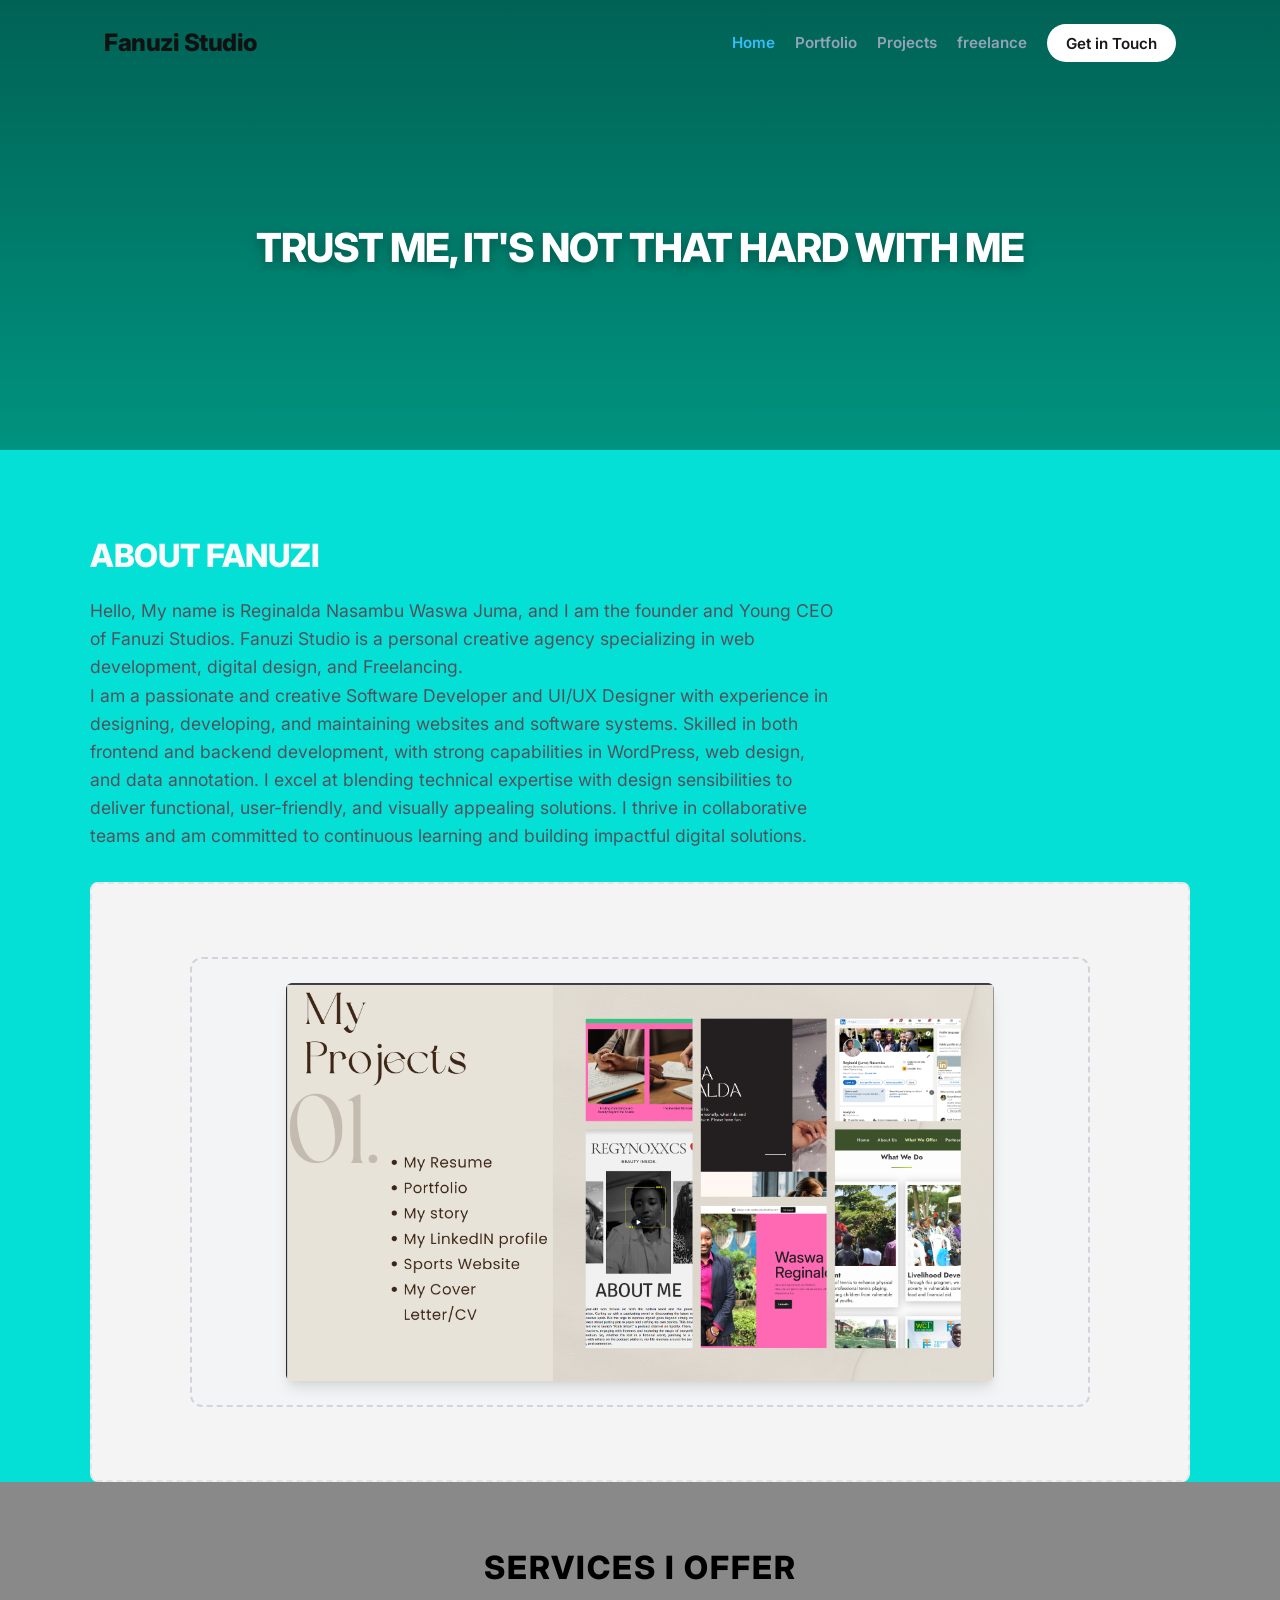
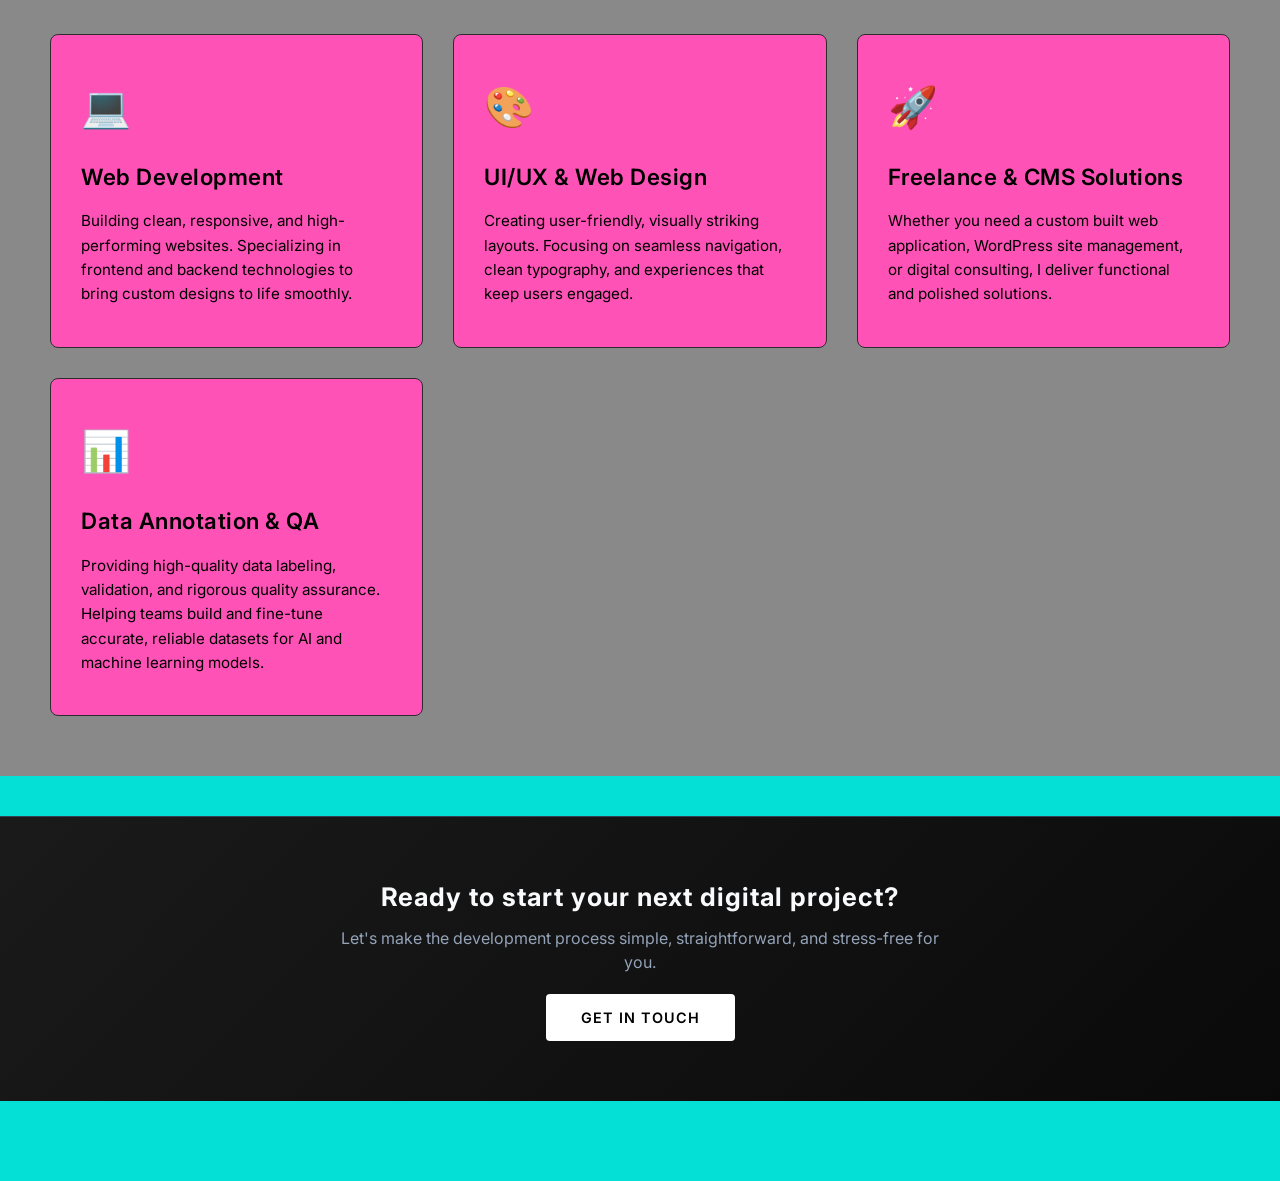
<file: index.html>
<!DOCTYPE html>
<html lang="en">
<head>
    <meta charset="UTF-8">
    <meta name="viewport" content="width=device-width, initial-scale=1.0">
    <title>Fanuzi Studio</title>
    <link rel="icon" type="image/png" href="./images/magic-wand.png">
    <link rel="stylesheet" href="./Css/style.css">
    <link rel="preconnect" href="https://fonts.googleapis.com">
    <link rel="preconnect" href="https://fonts.gstatic.com" crossorigin>
    <link href="https://fonts.googleapis.com/css2?family=Inter:wght@400;600;800&display=swap" rel="stylesheet">
</head>
<body>

    <header class="hero-section">
        
        <div class="video-container">
            <video autoplay muted loop playsinline class="bg-video">
                <source src="./images/Video.mp4" type="video/mp4">
                Your browser does not support the video tag.
            </video>
            <div class="video-overlay"></div>
        </div>

        <nav class="navbar">
            <div class="logo">Fanuzi Studio</div>
            <ul class="nav-links">
                <li><a href="./index.html" class="active">Home</a></li>
                <li><a href="./Pages/portfolio.html">Portfolio</a></li>
                <li><a href="./Pages/projects.html">Projects</a></li>
                <li><a href="./Pages/freelance.html">freelance</a></li>
                <li><a href="./Pages/contact.html" class="btn-git">Get in Touch</a></li>
            </ul>
        </nav>

        <div class="hero-content">
            <h1>TRUST ME, IT'S NOT THAT HARD WITH ME</h1>
        </div>

    </header>

    <main class="main-content">
        <section class="container">
            <h2>ABOUT FANUZI</h2>
            <p>Hello, My name is Reginalda Nasambu Waswa Juma, and I am the founder and Young CEO of Fanuzi Studios.
                Fanuzi Studio is a personal creative agency specializing in web development, digital design, and Freelancing.<br>
            I am a passionate and creative Software Developer and UI/UX Designer with experience in designing, developing,
and maintaining websites and software systems. Skilled in both frontend and backend development, with strong
capabilities in WordPress, web design, and data annotation. I excel at blending technical expertise with design
sensibilities to deliver functional, user-friendly, and visually appealing solutions. I thrive in collaborative teams and 
am committed to continuous learning and building impactful digital solutions.</p>
            
            <div style="height: 600px; margin-top: 2rem; background: #f4f4f5; border: 2px dashed #e4e4e7; display: flex; align-items: center; justify-content: center; color: #71717a; border-radius: 8px;">
                
<div class="project-image-container">
  <img src="./images/Screenshot 2026-07-13 153603.png" alt="My Projects Showcase Collage" class="project-image">
</div>
            </div>
        </section>
        <!-- Services Section below Portfolio Collage -->
<section class="services-section">
    <h2>SERVICES I OFFER</h2>
    <div class="services-grid">
        <div class="service-card">
            <div class="service-icon">💻</div>
            <h3>Web Development</h3>
            <p>Building clean, responsive, and high-performing websites. Specializing in frontend and backend technologies to bring custom designs to life smoothly.</p>
        </div>
        <div class="service-card">
            <div class="service-icon">🎨</div>
            <h3>UI/UX & Web Design</h3>
            <p>Creating user-friendly, visually striking layouts. Focusing on seamless navigation, clean typography, and experiences that keep users engaged.</p>
        </div>
        <div class="service-card">
            <div class="service-icon">🚀</div>
            <h3>Freelance & CMS Solutions</h3>
            <p>Whether you need a custom built web application, WordPress site management, or digital consulting, I deliver functional and polished solutions.</p>
        </div>
        <div class="service-card">
            <div class="service-icon">📊</div>
            <h3>Data Annotation & QA</h3>
            <p>Providing high-quality data labeling, validation, and rigorous quality assurance. Helping teams build and fine-tune accurate, reliable datasets for AI and machine learning models.</p>
        </div>
    </div>
</section>

<!-- Call To Action Section -->
<section class="cta-section">
    <h3>Ready to start your next digital project?</h3>
    <p>Let's make the development process simple, straightforward, and stress-free for you.</p>
    <a href="./Pages/contact.html" class="cta-button">Get in Touch</a>
</section>
    </main>
    

</body>
</html>
</file>
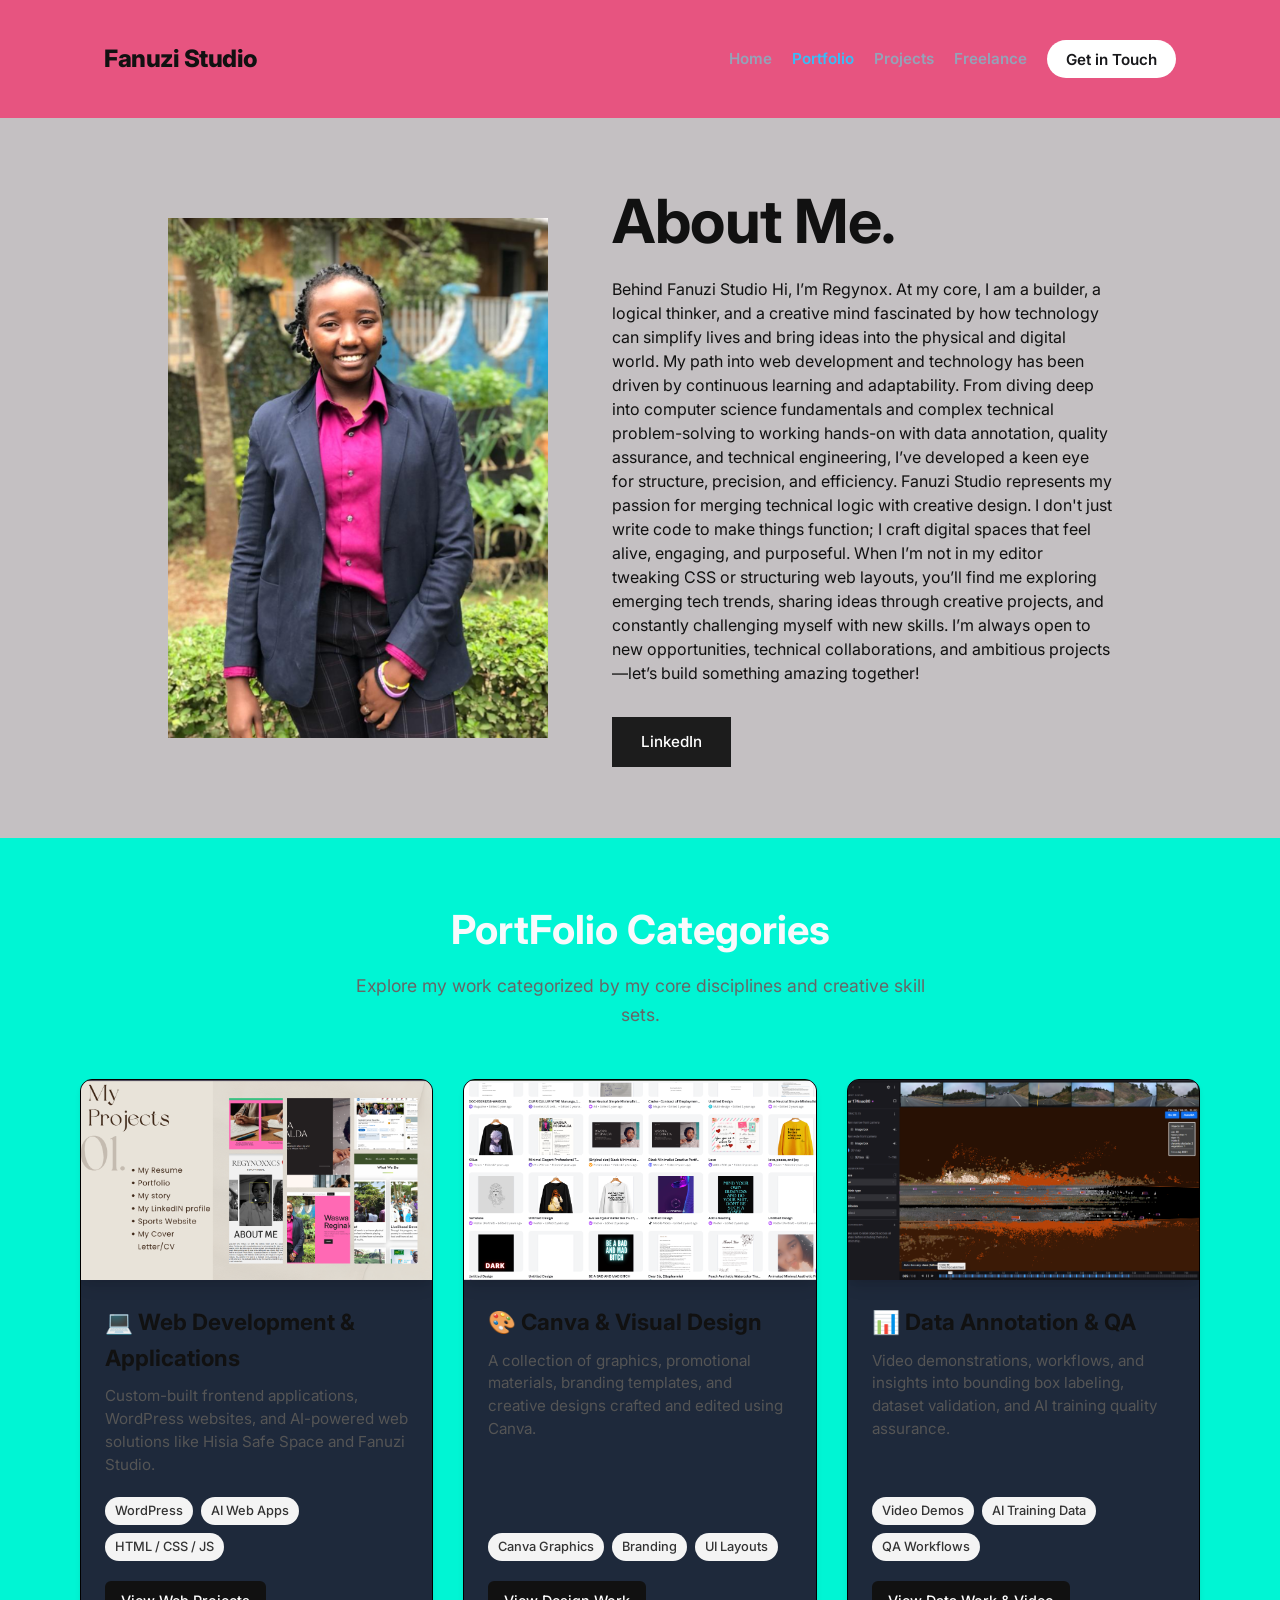
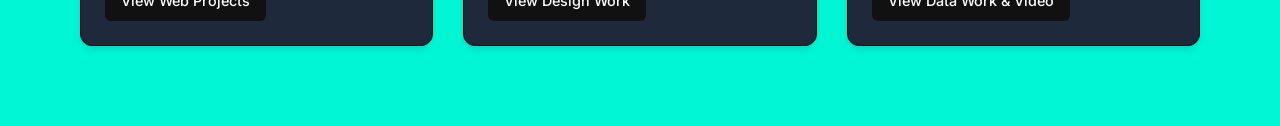
<file: Pages/portfolio.html>
<html lang="en">
<head>
    <meta charset="UTF-8">
    <meta name="viewport" content="width=device-width, initial-scale=1.0">
    <title>Fanuzi Studio</title>
    <link rel="icon" type="image/png" href="../images/magic-wand.png">
    <link rel="stylesheet" href="../Css/style.css">
    <link rel="preconnect" href="https://fonts.googleapis.com">
    <link rel="preconnect" href="https://fonts.gstatic.com" crossorigin>
    <link href="https://fonts.googleapis.com/css2?family=Inter:wght@400;600;800&display=swap" rel="stylesheet">
</head>
<body>

    <header class="site-header">
    <nav class="navbar">
        <div class="logo">Fanuzi Studio</div>
        <ul class="nav-links">
            <li><a href="../index.html">Home</a></li>
            <li><a href="../Pages/portfolio.html" class="active">Portfolio</a></li>
            <li><a href="../Pages/projects.html">Projects</a></li>
            <li><a href="../Pages/freelance.html">Freelance</a></li>
            <li><a href="../Pages/contact.html" class="btn-git">Get in Touch</a></li>
        </ul>
    </nav>
</header>

        <section class="intro-section">
  <div class="intro-container">
    
    <!-- Left Column: Photo -->
    <div class="intro-image-container">
      <img src="../images/screenshot-2024-06-03-170801 (1).png" alt="Waswa Reginalda" class="intro-img">
    </div>

    <!-- Right Column: Text Content -->
    <div class="intro-text-container">
      <h1 class="intro-name">About Me.</h1>
      
      <p class="intro-bio">
        Behind Fanuzi Studio

Hi, I’m Regynox. At my core, I am a builder, a logical thinker, and a creative mind fascinated by how technology can simplify lives and bring ideas into the physical and digital world.

My path into web development and technology has been driven by continuous learning and adaptability. From diving deep into computer science fundamentals and complex technical problem-solving to working hands-on with data annotation, quality assurance, and technical engineering, I’ve developed a keen eye for structure, precision, and efficiency.

Fanuzi Studio represents my passion for merging technical logic with creative design. I don't just write code to make things function; I craft digital spaces that feel alive, engaging, and purposeful. When I’m not in my editor tweaking CSS or structuring web layouts, you’ll find me exploring emerging tech trends, sharing ideas through creative projects, and constantly challenging myself with new skills.

I’m always open to new opportunities, technical collaborations, and ambitious projects—let’s build something amazing together!
      </p>

      <a href="www.linkedin.com/in/waswa-reginalda-5ab617413" target="_blank" class="linkedin-btn">LinkedIn</a>
    </div>

  </div>
</section>

<main>
    <section class="portfolio-hero">
        <h2>PortFolio Categories</h2>
        <p>Explore my work categorized by my core disciplines and creative skill sets.</p>
    </section>

    <section class="portfolio-grid-section">
        <div class="portfolio-grid">

            <!-- Category 1: Web Development -->
            <div class="project-card">
                <div class="project-image">
                    <img src="../images/Screenshot 2026-07-13 153603.png" alt="Web Development Showcase">
                </div>
                <div class="project-content">
                    <h3>💻 Web Development & Applications</h3>
                    <p>Custom-built frontend applications, WordPress websites, and AI-powered web solutions like Hisia Safe Space and Fanuzi Studio.</p>
                    <div class="project-tags">
                        <span>WordPress</span>
                        <span>AI Web Apps</span>
                        <span>HTML / CSS / JS</span>
                    </div>
                    <div class="project-links">
                        <a href="./projects.html#web-dev" class="btn-primary">View Web Projects</a>
                    </div>
                </div>
            </div>

            <!-- Category 2: Canva & Digital Design -->
            <div class="project-card">
                <div class="project-image">
                   <img src="../images/CANVA.png" alt="Web Development Showcase">
                </div>
                <div class="project-content">
                    <h3>🎨 Canva & Visual Design</h3>
                    <p>A collection of graphics, promotional materials, branding templates, and creative designs crafted and edited using Canva.</p>
                    <div class="project-tags">
                        <span>Canva Graphics</span>
                        <span>Branding</span>
                        <span>UI Layouts</span>
                    </div>
                    <div class="project-links">
                        <a href="./projects.html#canva-design" class="btn-primary">View Design Work</a>
                    </div>
                </div>
            </div>

            <!-- Category 3: Data Annotation & QA -->
            <div class="project-card">
                <div class="project-image">
                    <img src="../images/image (3).png" alt="Web Development Showcase">
                </div>
                <div class="project-content">
                    <h3>📊 Data Annotation & QA</h3>
                    <p>Video demonstrations, workflows, and insights into bounding box labeling, dataset validation, and AI training quality assurance.</p>
                    <div class="project-tags">
                        <span>Video Demos</span>
                        <span>AI Training Data</span>
                        <span>QA Workflows</span>
                    </div>
                    <div class="project-links">
                        <a href="./projects.html#data-annotation" class="btn-primary">View Data Work & Video</a>
                    </div>
                </div>
            </div>

        </div>
    </section>
</main>
</body>
        </html>
</file>
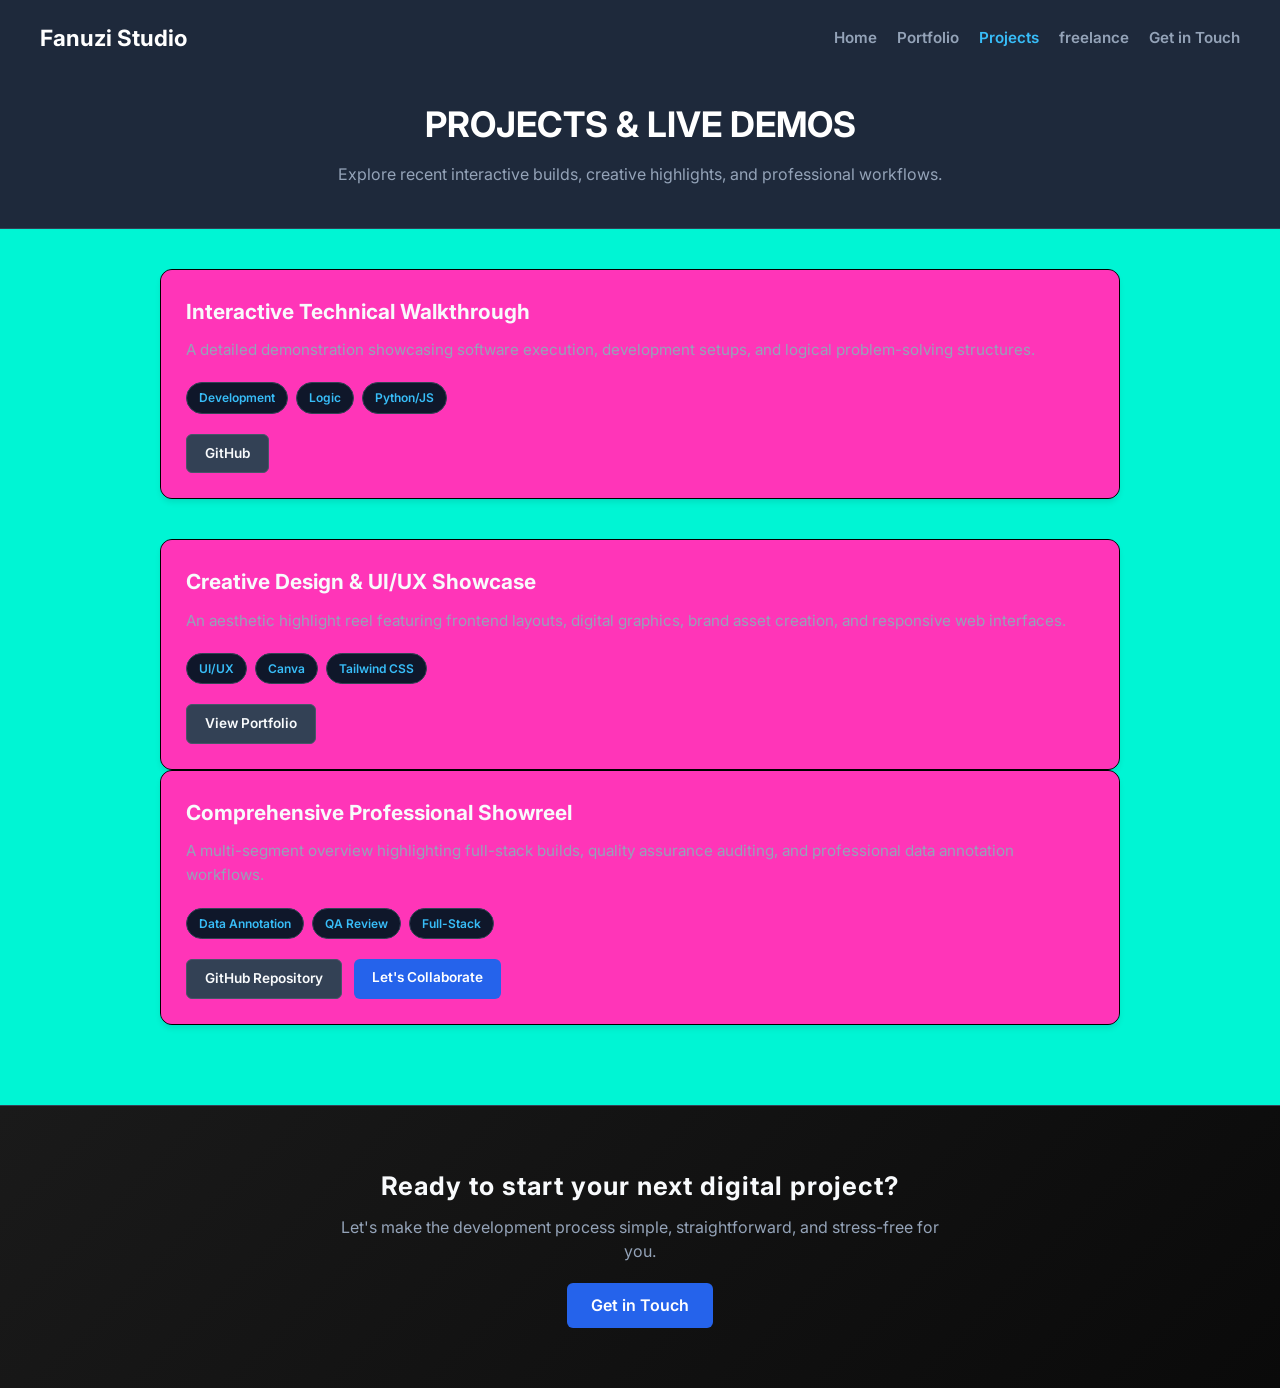
<file: Pages/projects.html>
<html lang="en">
<head>
    <meta charset="UTF-8">
    <meta name="viewport" content="width=device-width, initial-scale=1.0">
    <title>Fanuzi Studio</title>
    <link rel="icon" type="image/png" href="../images/magic-wand.png">
    <link rel="stylesheet" href="../Css/style.css">
    <link rel="preconnect" href="https://fonts.googleapis.com">
    <link rel="preconnect" href="https://fonts.gstatic.com" crossorigin>
    <link href="https://fonts.googleapis.com/css2?family=Inter:wght@400;600;800&display=swap" rel="stylesheet">
</head>
<body>

    <!-- Header & Navbar matching Homepage Style -->
    <header class="page-header">
        <nav class="site-nav">
            <div class="nav-logo">Fanuzi Studio</div>
            <ul class="nav-links">
                <li><a href="../index.html">Home</a></li>
                <li><a href="./portfolio.html">Portfolio</a></li>
                <li><a href="./projects.html" class="active">Projects</a></li>
                <li><a href="./freelance.html">freelance</a></li>
                <li><a href="./contact.html">Get in Touch</a></li>
            </ul>
        </nav>

        <div class="header-hero">
            <h1>PROJECTS & LIVE DEMOS</h1>
            <p>Explore recent interactive builds, creative highlights, and professional workflows.</p>
        </div>
    </header>

    <!-- Main Content / Autoplay Video Grid -->
    <main class="projects-container">
        
        <!-- Two-Column Grid for Featured Projects -->
        <div class="projects-grid">
            
            <!-- Project Card 1 -->
            <div class="project-card">
                <div class="project-info">
                    <h3>Interactive Technical Walkthrough</h3>
                    <p>A detailed demonstration showcasing software execution, development setups, and logical problem-solving structures.</p>
                    <div class="tech-tags">
                        <span>Development</span>
                        <span>Logic</span>
                        <span>Python/JS</span>
                    </div>
                    <div class="project-links">
                        <a href="https://github.com/regynoxxcs" target="_blank" class="btn-action">GitHub</a>
                    </div>
                </div>
            </div>

            <!-- Project Card 2 -->
            <div class="project-card">
                <div class="project-info">
                    <h3>Creative Design & UI/UX Showcase</h3>
                    <p>An aesthetic highlight reel featuring frontend layouts, digital graphics, brand asset creation, and responsive web interfaces.</p>
                    <div class="tech-tags">
                        <span>UI/UX</span>
                        <span>Canva</span>
                        <span>Tailwind CSS</span>
                    </div>
                    <div class="project-links">
                        <a href="./portfolio.html" class="btn-action">View Portfolio</a>
                    </div>
                </div>
            </div>

        </div>

        <!-- Full-Width Card for Comprehensive Highlights -->
        <div class="project-card wide-card">
            <div class="project-info">
                <h3>Comprehensive Professional Showreel</h3>
                <p>A multi-segment overview highlighting full-stack builds, quality assurance auditing, and professional data annotation workflows.</p>
                <div class="tech-tags">
                    <span>Data Annotation</span>
                    <span>QA Review</span>
                    <span>Full-Stack</span>
                </div>
                <div class="project-links">
                    <a href="https://github.com/regynoxxcs" target="_blank" class="btn-action">GitHub Repository</a>
                    <a href="./contact.html" class="btn-action primary">Let's Collaborate</a>
                </div>
            </div>
        </div>

    </main>

    <!-- Footer Section -->
    <section class="cta-section">
        <h3>Ready to start your next digital project?</h3>
        <p>Let's make the development process simple, straightforward, and stress-free for you.</p>
        <a href="./contact.html" class="cta-btn">Get in Touch</a>
    </section>

</body>
</html>
</file>
<file: Css/style.css>
/* ==========================================================================
   1. GLOBAL RESET & BASE STYLES
   ========================================================================== */
* {
    margin: 0;
    padding: 0;
    box-sizing: border-box;
}

html {
    scroll-behavior: smooth;
}

body {
    font-family: 'Inter', sans-serif;
    background-color: #ffffff;
    color: #18181b;
    line-height: 1.6;
}

/* ==========================================================================
   2. HERO SECTION LAYOUT (TOP HALF - 50vh)
   ========================================================================== */
.hero-section {
    position: relative;
    width: 100%;
    height: 50vh; /* Exactly 50% of the viewport height */
    overflow: hidden;
    display: flex;
    flex-direction: column;
    justify-content: space-between; /* Pushes navbar to top, hero text to center/bottom */
}

/* Background Video Styling */
.video-container {
    position: absolute;
    top: 0;
    left: 0;
    width: 100%;
    height: 100%;
    z-index: -2;
}

.bg-video {
    width: 100%;
    height: 100%;
    object-fit: cover; /* Forces high-res video to cover space without warping */
    background-position: center;
}

/* Semi-Transparent Dark Overlay for crisp contrast */
.video-overlay {
    position: absolute;
    top: 0;
    left: 0;
    width: 100%;
    height: 100%;
    background: linear-gradient(180deg, rgba(0,0,0,0.6) 0%, rgba(0,0,0,0.4) 100%);
    z-index: -1;
}

/* ==========================================================================
   3. NAVIGATION BAR (OVERLAID ON VIDEO)
   ========================================================================== */
.navbar {
    width: 100%;
    display: flex;
    justify-content: space-between;
    align-items: center;
    padding: 1.5rem 4rem; /* Luxury spacious padding */
    position: relative;
    z-index: 10;
}

.logo {
    color: #ffffff;
    font-size: 1.5rem;
    font-weight: 800;
    letter-spacing: -0.5px;
}

.nav-links {
    display: flex;
    align-items: center;
    list-style: none;
    gap: 2.5rem;
}

.nav-links a {
    color: rgba(255, 255, 255, 0.8);
    text-decoration: none;
    font-weight: 600;
    font-size: 0.95rem;
    transition: color 0.2s ease;
}

.nav-links a:hover,
.nav-links a.active {
    color: #ffffff;
}

/* Styled "Get In Touch" Button */
.nav-links .btn-git {
    background-color: #ffffff;
    color: #18181b !important;
    padding: 0.6rem 1.2rem;
    border-radius: 50px;
    font-weight: 600;
    transition: transform 0.2s ease, background-color 0.2s ease;
}

.nav-links .btn-git:hover {
    background-color: #f4f4f5;
    transform: translateY(-1px);
}

/* ==========================================================================
   4. HERO CENTERED TYPOGRAPHY
   ========================================================================== */
.hero-content {
    flex-grow: 1;
    display: flex;
    align-items: center;
    justify-content: center;
    padding: 0 2rem 2.5rem 2rem; /* Soft padding to prevent edge bumping */
    text-align: center;
    position: relative;
    z-index: 5;
}

.hero-content h1 {
    color: #ffffff;
    font-size: 2.5rem;
    font-weight: 800;
    letter-spacing: -1px;
    max-width: 800px;
    text-shadow: 0 4px 12px rgba(0, 0, 0, 0.3); /* Pop drop shadow for clarity */
}

/* ==========================================================================
   5. LOWER PAGE CONTENT (SCROLLABLE AREA)
   ========================================================================== */
.main-content {
    background-color: #04E0D5;
    padding: 5rem 0;
    position: relative;
    z-index: 2;
}

.container {
    width: 90%;
    max-width: 1100px;
    margin: 0 auto;
}

.main-content h2 {
    font-size: 2rem;
    font-weight: 800;
    margin-bottom: 1rem;
    letter-spacing: -0.5px;
}

.main-content p {
    color: #52525b;
    font-size: 1.1rem;
    max-width: 750px;
}

/* ==========================================================================
   6. RESPONSIVE DESIGN (MOBILE & TABLET OPTIMIZATIONS)
   ========================================================================== */
@media (max-width: 768px) {
    .navbar {
        padding: 1.2rem 1.5rem;
        flex-direction: column;
        gap: 1rem;
    }

    .nav-links {
        gap: 1.2rem;
    }

    .nav-links .btn-git {
        padding: 0.4rem 0.9rem;
        font-size: 0.85rem;
    }

    .hero-content h1 {
        font-size: 1.6rem;
    }
    
    .main-content {
        padding: 3rem 0;
    }
}

/* ==========================================================================
   7. PROJECT IMAGE CONTAINER STYLING
   ========================================================================== */
/* The parent dashed box */
.project-image-container {
  width: 100%;
  max-width: 900px; /* Adjust this to match your design's maximum width */
  height: 450px;    /* Set your desired height */
  border: 2px dashed #d1d5db; /* Light gray dashed border */
  background-color: #f3f4f6;  /* Soft gray background */
  border-radius: 12px;
  padding: 24px;    /* Creates the spacing around the image */
  box-sizing: border-box;
  
  /* Flexbox to center the image perfectly */
  display: flex;
  justify-content: center;
  align-items: center;
}

/* The image itself */
.project-image {
  max-width: 100%;
  max-height: 100%;
  object-fit: contain; /* Keeps the ratio intact without cropping */
  border-radius: 6px;
  box-shadow: 0 10px 15px -3px rgba(0, 0, 0, 0.1), 0 4px 6px -2px rgba(0, 0, 0, 0.05); /* Adds the subtle drop shadow */
}
/* ==========================================
  8. Services Section 
   ========================================== */
.services-section {
    padding: 60px 20px;
    text-align: center;
    background-color: #898989; /* Fits a dark studio theme; adjust to match your body bg */
}

.services-section h2 {
    font-size: 2rem;
    letter-spacing: 2px;
    margin-bottom: 40px;
    color: #000000;
    text-transform: uppercase;
}

.services-grid {
    display: grid;
    grid-template-columns: repeat(auto-fit, minmax(280px, 1fr));
    gap: 30px;
    max-width: 1200px;
    margin: 0 auto;
    padding: 0 10px;
}

.service-card {
    background: #FF52B7;
    border: 1px solid #2d2d2d;
    border-radius: 8px;
    padding: 40px 30px;
    transition: transform 0.3s ease, box-shadow 0.3s ease, border-color 0.3s ease;
    text-align: left;
}

/* Card Hover Interactive Effect */
.service-card:hover {
    transform: translateY(-5px);
    border-color: #ffffff; /* Or a primary brand color if you have one */
    box-shadow: 0 10px 20px rgba(0, 0, 0, 0.3);
}

.service-icon {
    font-size: 2.5rem;
    margin-bottom: 20px;
    display: inline-block;
}

.service-card h3 {
    font-size: 1.4rem;
    color: #000000;
    margin-bottom: 15px;
    font-weight: 600;
    letter-spacing: 0.5px;
}

.service-card p {
    color: #000000;
    font-size: 0.95rem;
    line-height: 1.6;
}

/* ==========================================
   Call To Action (CTA) Section 
   ========================================== */
.cta-section {
    padding: 80px 20px;
    text-align: center;
    background: linear-gradient(135deg, #1a1a1a 0%, #0a0a0a 100%);
    border-top: 1px solid #2d2d2d;
    color: #ffffff;
}

.cta-section h3 {
    font-size: 1.8rem;
    margin-bottom: 15px;
    letter-spacing: 1px;
}

.cta-section p {
    color: #a0a0a0;
    max-width: 600px;
    margin: 0 auto 30px auto;
    font-size: 1rem;
    line-height: 1.5;
}

/* Button Styling */
.cta-button {
    display: inline-block;
    padding: 12px 35px;
    background-color: #ffffff;
    color: #000000;
    text-decoration: none;
    font-weight: 600;
    letter-spacing: 1px;
    border-radius: 4px;
    transition: background-color 0.3s ease, transform 0.2s ease;
    text-transform: uppercase;
    font-size: 0.9rem;
}

.cta-button:hover {
    background-color: #e0e0e0;
    transform: scale(1.03);
}


/* ==========================================
  PORTFOLIO STYLING PART 1: INTRO AND GRID
   ========================================== */
   /* Intro Section Container */
* {
    margin: 0;
    padding: 0;
    box-sizing: border-box;
}

html {
    scroll-behavior: smooth;
}
/* Style for sub-page headers */
.site-header {
    background-color: #E75480; /* Or match #c4c0c2 for seamless grey */
    padding: 1rem 2rem;
    width: 100%;
}

.navbar {
    display: flex;
    justify-content: space-between;
    align-items: center;
    max-width: 1200px;
    margin: 0 auto;
}

/* Ensure navbar text is dark and visible */
.logo, .nav-links a {
    color: #111111; 
}

.intro-section {
  background-color: #c4c0c2; /* Adjust this hex code to match your exact shade of pink */
  min-height: 80vh;
  display: flex;
  align-items: center;
  justify-content: center;
  /* padding: 3rem 2rem; */
}

.intro-container {
  display: flex;
  align-items: center;
  justify-content: center;
  gap: 4rem;
  max-width: 1200px;
  width: 100%;
}

/* Image Styling */
.intro-image-container {
  flex: 0 0 380px;
}

.intro-img {
  width: 100%;
  height: 520px;
  object-fit: cover;
  display: block;
}

/* Text Content Styling */
.intro-text-container {
  flex: 1;
  color: #111111; /* Dark text for high contrast */
  max-width: 500px;
}

.intro-name {
  font-size: 3.8rem;
  font-weight: 700;
  line-height: 1.05;
  margin-bottom: 1.5rem;
  letter-spacing: -0.5px;
}

.intro-bio {
  font-size: 1rem;
  line-height: 1.5;
  margin-bottom: 2rem;
  font-weight: 400;
}

/* LinkedIn Button */
.linkedin-btn {
  display: inline-block;
  background-color: #1c1c1c;
  color: #ffffff;
  padding: 0.8rem 1.8rem;
  text-decoration: none;
  font-size: 0.95rem;
  font-weight: 500;
  transition: background-color 0.2s ease, transform 0.2s ease;
}

.linkedin-btn:hover {
  background-color: #333333;
  transform: translateY(-2px);
}

/* Mobile Responsiveness */
@media (max-width: 768px) {
  .intro-container {
    flex-direction: column;
    gap: 2rem;
    text-align: left;
  }

  .intro-image-container {
    width: 100%;
    flex: none;
  }

  .intro-img {
    height: 400px;
  }

  .intro-name {
    font-size: 2.8rem;
  }
}

/* Portfolio Page Styling */
.portfolio-hero {
    text-align: center;
    padding: 60px 20px 30px;
}

.portfolio-hero h2 {
    font-size: 2.5rem;
    margin-bottom: 10px;
}

.portfolio-hero p {
    color: #666;
    font-size: 1.1rem;
    max-width: 600px;
    margin: 0 auto;
}

.portfolio-grid-section {
    padding: 20px 40px 80px;
    max-width: 1200px;
    margin: 0 auto;
}

.portfolio-grid {
    display: grid;
    grid-template-columns: repeat(auto-fit, minmax(320px, 1fr));
    gap: 30px;
}

.project-card {
    background: #ffffff;
    border: 1px solid #eaeaea;
    border-radius: 12px;
    overflow: hidden;
    box-shadow: 0 4px 12px rgba(0,0,0,0.05);
    transition: transform 0.3s ease, box-shadow 0.3s ease;
    display: flex;
    flex-direction: column;
}

.project-card:hover {
    transform: translateY(-5px);
    box-shadow: 0 8px 24px rgba(0,0,0,0.1);
}

.project-image img, 
.image-placeholder {
    width: 100%;
    height: 200px;
    object-fit: cover;
    background: #f0f0f0;
    display: flex;
    align-items: center;
    justify-content: center;
    color: #777;
    font-weight: 600;
}

.project-content {
    padding: 24px;
    display: flex;
    flex-direction: column;
    flex-grow: 1;
}

.project-content h3 {
    font-size: 1.4rem;
    margin-bottom: 10px;
    color: #111;
}

.project-content p {
    font-size: 0.95rem;
    color: #555;
    line-height: 1.5;
    margin-bottom: 20px;
    flex-grow: 1;
}

.project-tags {
    display: flex;
    gap: 8px;
    flex-wrap: wrap;
    margin-bottom: 20px;
}

.project-tags span {
    background: #f4f4f4;
    color: #333;
    padding: 4px 10px;
    border-radius: 20px;
    font-size: 0.8rem;
    font-weight: 500;
}

.project-links {
    display: flex;
    gap: 12px;
}

.btn-primary, .btn-secondary {
    padding: 8px 16px;
    border-radius: 6px;
    font-size: 0.9rem;
    text-decoration: none;
    font-weight: 500;
    text-align: center;
}

.btn-primary {
    background: #111;
    color: #fff;
}

.btn-primary:hover {
    background: #333;
}

.btn-secondary {
    background: #eaeaea;
    color: #333;
}

.btn-secondary:hover {
    background: #dedede;
}

/* ==========================================================================
   FANUZI STUDIO - PROJECTS PAGE STYLES
   ========================================================================== */

/* General Page Background (Solid color, no video background) */
body {
    font-family: 'Inter', sans-serif;
    color: #f8fafc;
    background-color: #00F5D4;
    color: #f8fafc;
    margin: 0;
    padding: 0;
}

/* Navigation Header Styles */
.page-header {
    background-color: #1e293b;
    padding: 20px;
    border-bottom: 1px solid #334155;
}

.site-nav {
    display: flex;
    justify-content: space-between;
    align-items: center;
    max-width: 1200px;
    margin: 0 auto;
}

.nav-logo {
    font-size: 1.4rem;
    font-weight: 700;
    color: #ffffff;
}

.nav-links {
    list-style: none;
    display: flex;
    gap: 20px;
    margin: 0;
    padding: 0;
}

.nav-links a {
    color: #94a3b8;
    text-decoration: none;
    font-size: 0.95rem;
    transition: color 0.2s ease;
}

.nav-links a:hover,
.nav-links a.active {
    color: #38bdf8;
    font-weight: 600;
}

.header-hero {
    text-align: center;
    padding: 40px 20px 20px;
    max-width: 800px;
    margin: 0 auto;
}

.header-hero h1 {
    font-size: 2.2rem;
    color: #ffffff;
    margin-bottom: 10px;
}

.header-hero p {
    color: #94a3b8;
    font-size: 1rem;
}

/* Projects Container & Sections */
.projects-container {
    max-width: 1000px; /* Keeps the page neatly centered and focused */
    margin: 0 auto;
    padding: 40px 20px;
}

/* Stack the three sections vertically so each has its own clear space */
.projects-grid {
    display: flex;
    flex-direction: column;
    gap: 40px; /* Space between each video section */
}

/* Individual Project Card / Section */
.project-card {
    background-color: #1e293b;
    border: 1px solid #000000;
    border-radius: 12px;
    overflow: hidden;
    display: flex;
    flex-direction: column; /* Forces video on top, description strictly below */
    box-shadow: 0 4px 6px -1px rgba(0, 0, 0, 0.1);
    transition: border-color 0.3s ease, transform 0.3s ease;
}

.project-card:hover {
    border-color: #38bdf8;
    transform: translateY(-3px);
}

/* Override wide-card so it follows the exact same top-to-bottom stack */
.wide-card {
    display: flex;
    flex-direction: column;
}

/* Video Container on Top (No overlays) */
/* .video-container {
    width: 100%;
    aspect-ratio: 16 / 9;
    background-color: #000000;
    overflow: hidden;
} */

.video-container video {
    width: 100%;
    height: 100%;
    object-fit: cover;
    display: block;
}

/* Description and Wordings Below the Video */
.project-info {
    padding: 25px;
    background-color: #FF35B8;
}

.project-info h3 {
    font-size: 1.3rem;
    color: #f8fafc;
    margin-top: 0;
    margin-bottom: 10px;
}

.project-info p {
    color: #94a3b8;
    font-size: 0.95rem;
    line-height: 1.6;
    margin-bottom: 20px;
}

/* Tech Badges */
.tech-tags {
    display: flex;
    flex-wrap: wrap;
    gap: 8px;
    margin-bottom: 20px;
}

.tech-tags span {
    background-color: #0f172a;
    color: #38bdf8;
    font-size: 0.75rem;
    font-weight: 600;
    padding: 5px 12px;
    border-radius: 20px;
    border: 1px solid #334155;
}

/* Action Buttons */
.project-links {
    display: flex;
    gap: 12px;
}

.btn-action {
    text-decoration: none;
    font-size: 0.85rem;
    font-weight: 600;
    padding: 8px 18px;
    border-radius: 6px;
    background-color: #334155;
    color: #f8fafc;
    border: 1px solid #475569;
    transition: background-color 0.2s ease;
}

.btn-action:hover {
    background-color: #475569;
}

.btn-action.primary {
    background-color: #2563eb;
    color: #ffffff;
    border: none;
}

.btn-action.primary:hover {
    background-color: #1d4ed8;
}

/* Footer Section */
.cta-section {
    text-align: center;
    padding: 60px 20px;
    background-color: #1e293b;
    border-top: 1px solid #334155;
    margin-top: 40px;
}

.cta-section h3 {
    font-size: 1.6rem;
    color: #f8fafc;
    margin-bottom: 8px;
}

.cta-section p {
    color: #94a3b8;
    margin-bottom: 20px;
}

.cta-btn {
    display: inline-block;
    background-color: #2563eb;
    color: #ffffff;
    text-decoration: none;
    padding: 10px 24px;
    border-radius: 6px;
    font-weight: 600;
    transition: background-color 0.2s ease;
}

.cta-btn:hover {
    background-color: #1d4ed8;
}
</file>
